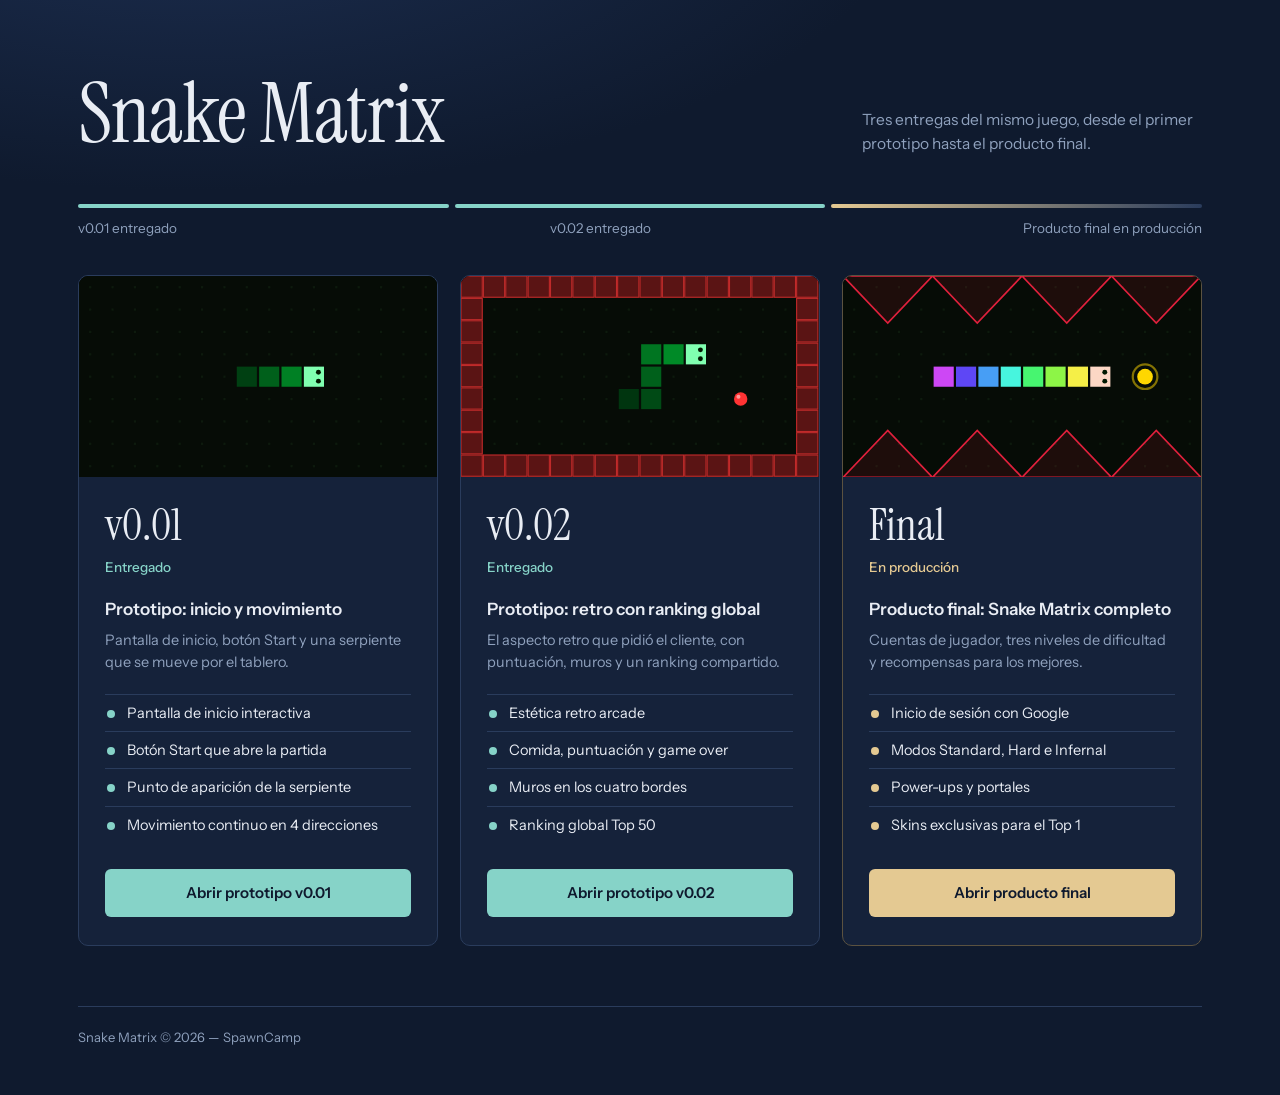
<file: Presentacion.html>
<!DOCTYPE html>
<html lang="es">
<head>
<meta charset="UTF-8"/>
<meta name="viewport" content="width=device-width, initial-scale=1.0"/>
<title>Snake Matrix — Entregas del proyecto</title>
<link rel="preconnect" href="https://fonts.googleapis.com"/>
<link href="https://fonts.googleapis.com/css2?family=Instrument+Sans:wght@400;500;600&family=Instrument+Serif&display=swap" rel="stylesheet"/>
<style>
:root{
  --bg:#0f1a2e; --panel:#15223a; --line:#2a3c5c; --text:#e9edf4; --muted:#8fa1bd;
  --glass:#86d3c8; --sand:#e4c992;
  --serif:'Instrument Serif',Georgia,serif; --sans:'Instrument Sans',system-ui,sans-serif;
}
*{margin:0;padding:0;box-sizing:border-box}
body{font-family:var(--sans);color:var(--text);min-height:100vh;line-height:1.55;
  background:radial-gradient(1200px 500px at 15% -10%,#1c2e50 0%,transparent 60%),var(--bg)}
.wrap{max-width:1180px;margin:0 auto;padding:72px 28px 48px}
header{display:grid;grid-template-columns:1fr auto;gap:32px;align-items:end;margin-bottom:48px}
h1{font-family:var(--serif);font-weight:400;font-size:clamp(44px,7vw,84px);line-height:1;letter-spacing:-.01em}
header p{color:var(--muted);max-width:340px;font-size:15.5px}

/* Progreso: 2 de 3 entregas cerradas */
.progress{margin-bottom:36px}
.bar{display:grid;grid-template-columns:repeat(3,1fr);gap:6px}
.bar i{display:block;height:4px;border-radius:2px;background:var(--line)}
.bar i.on{background:var(--glass)}
.bar i.now{background:linear-gradient(90deg,var(--sand),var(--line))}
.legend{display:flex;justify-content:space-between;margin-top:10px;font-size:13.5px;color:var(--muted)}

.grid{display:grid;grid-template-columns:repeat(3,1fr);gap:22px}
.card{display:flex;flex-direction:column;background:var(--panel);border:1px solid var(--line);border-radius:10px;overflow:hidden;
  transition:border-color .2s,transform .2s}
.card:hover{border-color:var(--glass);transform:translateY(-3px)}
.thumb{aspect-ratio:16/9;background:#060c06}
.thumb svg{display:block;width:100%;height:100%}
.body{padding:26px 26px 28px;display:flex;flex-direction:column;flex:1}
.ver{font-family:var(--serif);font-size:44px;line-height:1;color:var(--text)}
.status{margin-top:10px;font-size:13.5px;color:var(--glass);font-weight:500}
.final .status{color:var(--sand)}
h2{margin-top:18px;font-size:17px;font-weight:600}
.desc{margin-top:6px;color:var(--muted);font-size:14.5px}
ul{list-style:none;margin:20px 0 26px}
li{position:relative;padding:7px 0 7px 22px;font-size:14.5px;border-top:1px solid var(--line)}
li::before{content:"";position:absolute;left:2px;top:15px;width:8px;height:8px;border-radius:50%;background:var(--glass)}
.final li::before{background:var(--sand)}
.btn{margin-top:auto;text-decoration:none;text-align:center;font-weight:600;font-size:15px;color:var(--bg);
  background:var(--glass);padding:12px 20px;border-radius:6px;transition:filter .15s}
.final .btn{background:var(--sand)}
.btn:hover{filter:brightness(1.1)}
.btn:focus-visible{outline:3px solid #fff;outline-offset:3px}
.final{border-color:#5b5240}

footer{margin-top:60px;padding-top:20px;border-top:1px solid var(--line);font-size:13px;color:var(--muted)}

@media (max-width:900px){
  .grid{grid-template-columns:1fr}
  header{grid-template-columns:1fr}
}
@media (prefers-reduced-motion:reduce){.card{transition:none}.card:hover{transform:none}}
</style>
</head>
<body>
<div class="wrap">
  <header>
    <h1>Snake Matrix</h1>
    <p>Tres entregas del mismo juego, desde el primer prototipo hasta el producto final.</p>
  </header>

  <div class="progress">
    <div class="bar"><i class="on"></i><i class="on"></i><i class="now"></i></div>
    <div class="legend"><span>v0.01 entregado</span><span>v0.02 entregado</span><span>Producto final en producción</span></div>
  </div>

  <main class="grid">
    <!-- Cambia los href por las rutas reales de tu repositorio -->
    <article class="card">
      <div class="thumb"><svg viewBox="0 0 320 180" xmlns="http://www.w3.org/2000/svg" role="img" aria-hidden="true" preserveAspectRatio="xMidYMid slice"><rect width="320" height="180" fill="#060c06"/><rect x="9" y="9" width="2" height="2" fill="#0d1a0d"/><rect x="9" y="29" width="2" height="2" fill="#0d1a0d"/><rect x="9" y="49" width="2" height="2" fill="#0d1a0d"/><rect x="9" y="69" width="2" height="2" fill="#0d1a0d"/><rect x="9" y="89" width="2" height="2" fill="#0d1a0d"/><rect x="9" y="109" width="2" height="2" fill="#0d1a0d"/><rect x="9" y="129" width="2" height="2" fill="#0d1a0d"/><rect x="9" y="149" width="2" height="2" fill="#0d1a0d"/><rect x="9" y="169" width="2" height="2" fill="#0d1a0d"/><rect x="29" y="9" width="2" height="2" fill="#0d1a0d"/><rect x="29" y="29" width="2" height="2" fill="#0d1a0d"/><rect x="29" y="49" width="2" height="2" fill="#0d1a0d"/><rect x="29" y="69" width="2" height="2" fill="#0d1a0d"/><rect x="29" y="89" width="2" height="2" fill="#0d1a0d"/><rect x="29" y="109" width="2" height="2" fill="#0d1a0d"/><rect x="29" y="129" width="2" height="2" fill="#0d1a0d"/><rect x="29" y="149" width="2" height="2" fill="#0d1a0d"/><rect x="29" y="169" width="2" height="2" fill="#0d1a0d"/><rect x="49" y="9" width="2" height="2" fill="#0d1a0d"/><rect x="49" y="29" width="2" height="2" fill="#0d1a0d"/><rect x="49" y="49" width="2" height="2" fill="#0d1a0d"/><rect x="49" y="69" width="2" height="2" fill="#0d1a0d"/><rect x="49" y="89" width="2" height="2" fill="#0d1a0d"/><rect x="49" y="109" width="2" height="2" fill="#0d1a0d"/><rect x="49" y="129" width="2" height="2" fill="#0d1a0d"/><rect x="49" y="149" width="2" height="2" fill="#0d1a0d"/><rect x="49" y="169" width="2" height="2" fill="#0d1a0d"/><rect x="69" y="9" width="2" height="2" fill="#0d1a0d"/><rect x="69" y="29" width="2" height="2" fill="#0d1a0d"/><rect x="69" y="49" width="2" height="2" fill="#0d1a0d"/><rect x="69" y="69" width="2" height="2" fill="#0d1a0d"/><rect x="69" y="89" width="2" height="2" fill="#0d1a0d"/><rect x="69" y="109" width="2" height="2" fill="#0d1a0d"/><rect x="69" y="129" width="2" height="2" fill="#0d1a0d"/><rect x="69" y="149" width="2" height="2" fill="#0d1a0d"/><rect x="69" y="169" width="2" height="2" fill="#0d1a0d"/><rect x="89" y="9" width="2" height="2" fill="#0d1a0d"/><rect x="89" y="29" width="2" height="2" fill="#0d1a0d"/><rect x="89" y="49" width="2" height="2" fill="#0d1a0d"/><rect x="89" y="69" width="2" height="2" fill="#0d1a0d"/><rect x="89" y="89" width="2" height="2" fill="#0d1a0d"/><rect x="89" y="109" width="2" height="2" fill="#0d1a0d"/><rect x="89" y="129" width="2" height="2" fill="#0d1a0d"/><rect x="89" y="149" width="2" height="2" fill="#0d1a0d"/><rect x="89" y="169" width="2" height="2" fill="#0d1a0d"/><rect x="109" y="9" width="2" height="2" fill="#0d1a0d"/><rect x="109" y="29" width="2" height="2" fill="#0d1a0d"/><rect x="109" y="49" width="2" height="2" fill="#0d1a0d"/><rect x="109" y="69" width="2" height="2" fill="#0d1a0d"/><rect x="109" y="89" width="2" height="2" fill="#0d1a0d"/><rect x="109" y="109" width="2" height="2" fill="#0d1a0d"/><rect x="109" y="129" width="2" height="2" fill="#0d1a0d"/><rect x="109" y="149" width="2" height="2" fill="#0d1a0d"/><rect x="109" y="169" width="2" height="2" fill="#0d1a0d"/><rect x="129" y="9" width="2" height="2" fill="#0d1a0d"/><rect x="129" y="29" width="2" height="2" fill="#0d1a0d"/><rect x="129" y="49" width="2" height="2" fill="#0d1a0d"/><rect x="129" y="69" width="2" height="2" fill="#0d1a0d"/><rect x="129" y="89" width="2" height="2" fill="#0d1a0d"/><rect x="129" y="109" width="2" height="2" fill="#0d1a0d"/><rect x="129" y="129" width="2" height="2" fill="#0d1a0d"/><rect x="129" y="149" width="2" height="2" fill="#0d1a0d"/><rect x="129" y="169" width="2" height="2" fill="#0d1a0d"/><rect x="149" y="9" width="2" height="2" fill="#0d1a0d"/><rect x="149" y="29" width="2" height="2" fill="#0d1a0d"/><rect x="149" y="49" width="2" height="2" fill="#0d1a0d"/><rect x="149" y="69" width="2" height="2" fill="#0d1a0d"/><rect x="149" y="89" width="2" height="2" fill="#0d1a0d"/><rect x="149" y="109" width="2" height="2" fill="#0d1a0d"/><rect x="149" y="129" width="2" height="2" fill="#0d1a0d"/><rect x="149" y="149" width="2" height="2" fill="#0d1a0d"/><rect x="149" y="169" width="2" height="2" fill="#0d1a0d"/><rect x="169" y="9" width="2" height="2" fill="#0d1a0d"/><rect x="169" y="29" width="2" height="2" fill="#0d1a0d"/><rect x="169" y="49" width="2" height="2" fill="#0d1a0d"/><rect x="169" y="69" width="2" height="2" fill="#0d1a0d"/><rect x="169" y="89" width="2" height="2" fill="#0d1a0d"/><rect x="169" y="109" width="2" height="2" fill="#0d1a0d"/><rect x="169" y="129" width="2" height="2" fill="#0d1a0d"/><rect x="169" y="149" width="2" height="2" fill="#0d1a0d"/><rect x="169" y="169" width="2" height="2" fill="#0d1a0d"/><rect x="189" y="9" width="2" height="2" fill="#0d1a0d"/><rect x="189" y="29" width="2" height="2" fill="#0d1a0d"/><rect x="189" y="49" width="2" height="2" fill="#0d1a0d"/><rect x="189" y="69" width="2" height="2" fill="#0d1a0d"/><rect x="189" y="89" width="2" height="2" fill="#0d1a0d"/><rect x="189" y="109" width="2" height="2" fill="#0d1a0d"/><rect x="189" y="129" width="2" height="2" fill="#0d1a0d"/><rect x="189" y="149" width="2" height="2" fill="#0d1a0d"/><rect x="189" y="169" width="2" height="2" fill="#0d1a0d"/><rect x="209" y="9" width="2" height="2" fill="#0d1a0d"/><rect x="209" y="29" width="2" height="2" fill="#0d1a0d"/><rect x="209" y="49" width="2" height="2" fill="#0d1a0d"/><rect x="209" y="69" width="2" height="2" fill="#0d1a0d"/><rect x="209" y="89" width="2" height="2" fill="#0d1a0d"/><rect x="209" y="109" width="2" height="2" fill="#0d1a0d"/><rect x="209" y="129" width="2" height="2" fill="#0d1a0d"/><rect x="209" y="149" width="2" height="2" fill="#0d1a0d"/><rect x="209" y="169" width="2" height="2" fill="#0d1a0d"/><rect x="229" y="9" width="2" height="2" fill="#0d1a0d"/><rect x="229" y="29" width="2" height="2" fill="#0d1a0d"/><rect x="229" y="49" width="2" height="2" fill="#0d1a0d"/><rect x="229" y="69" width="2" height="2" fill="#0d1a0d"/><rect x="229" y="89" width="2" height="2" fill="#0d1a0d"/><rect x="229" y="109" width="2" height="2" fill="#0d1a0d"/><rect x="229" y="129" width="2" height="2" fill="#0d1a0d"/><rect x="229" y="149" width="2" height="2" fill="#0d1a0d"/><rect x="229" y="169" width="2" height="2" fill="#0d1a0d"/><rect x="249" y="9" width="2" height="2" fill="#0d1a0d"/><rect x="249" y="29" width="2" height="2" fill="#0d1a0d"/><rect x="249" y="49" width="2" height="2" fill="#0d1a0d"/><rect x="249" y="69" width="2" height="2" fill="#0d1a0d"/><rect x="249" y="89" width="2" height="2" fill="#0d1a0d"/><rect x="249" y="109" width="2" height="2" fill="#0d1a0d"/><rect x="249" y="129" width="2" height="2" fill="#0d1a0d"/><rect x="249" y="149" width="2" height="2" fill="#0d1a0d"/><rect x="249" y="169" width="2" height="2" fill="#0d1a0d"/><rect x="269" y="9" width="2" height="2" fill="#0d1a0d"/><rect x="269" y="29" width="2" height="2" fill="#0d1a0d"/><rect x="269" y="49" width="2" height="2" fill="#0d1a0d"/><rect x="269" y="69" width="2" height="2" fill="#0d1a0d"/><rect x="269" y="89" width="2" height="2" fill="#0d1a0d"/><rect x="269" y="109" width="2" height="2" fill="#0d1a0d"/><rect x="269" y="129" width="2" height="2" fill="#0d1a0d"/><rect x="269" y="149" width="2" height="2" fill="#0d1a0d"/><rect x="269" y="169" width="2" height="2" fill="#0d1a0d"/><rect x="289" y="9" width="2" height="2" fill="#0d1a0d"/><rect x="289" y="29" width="2" height="2" fill="#0d1a0d"/><rect x="289" y="49" width="2" height="2" fill="#0d1a0d"/><rect x="289" y="69" width="2" height="2" fill="#0d1a0d"/><rect x="289" y="89" width="2" height="2" fill="#0d1a0d"/><rect x="289" y="109" width="2" height="2" fill="#0d1a0d"/><rect x="289" y="129" width="2" height="2" fill="#0d1a0d"/><rect x="289" y="149" width="2" height="2" fill="#0d1a0d"/><rect x="289" y="169" width="2" height="2" fill="#0d1a0d"/><rect x="309" y="9" width="2" height="2" fill="#0d1a0d"/><rect x="309" y="29" width="2" height="2" fill="#0d1a0d"/><rect x="309" y="49" width="2" height="2" fill="#0d1a0d"/><rect x="309" y="69" width="2" height="2" fill="#0d1a0d"/><rect x="309" y="89" width="2" height="2" fill="#0d1a0d"/><rect x="309" y="109" width="2" height="2" fill="#0d1a0d"/><rect x="309" y="129" width="2" height="2" fill="#0d1a0d"/><rect x="309" y="149" width="2" height="2" fill="#0d1a0d"/><rect x="309" y="169" width="2" height="2" fill="#0d1a0d"/><rect x="201" y="81" width="18" height="18" fill="#80ffb0"/><rect x="181" y="81" width="18" height="18" fill="rgb(0,128,36)"/><rect x="161" y="81" width="18" height="18" fill="rgb(0,96,27)"/><rect x="141" y="81" width="18" height="18" fill="rgb(0,64,18)"/><circle cx="214" cy="86" r="2.2" fill="#001800"/><circle cx="214" cy="94" r="2.2" fill="#001800"/></svg></div>
      <div class="body">
        <div class="ver">v0.01</div>
        <div class="status">Entregado</div>
        <h2>Prototipo: inicio y movimiento</h2>
        <p class="desc">Pantalla de inicio, botón Start y una serpiente que se mueve por el tablero.</p>
        <ul>
          <li>Pantalla de inicio interactiva</li>
          <li>Botón Start que abre la partida</li>
          <li>Punto de aparición de la serpiente</li>
          <li>Movimiento continuo en 4 direcciones</li>
        </ul>
        <a class="btn" href="prototipo-v0.01/index.html">Abrir prototipo v0.01</a>
      </div>
    </article>

    <article class="card">
      <div class="thumb"><svg viewBox="0 0 320 180" xmlns="http://www.w3.org/2000/svg" role="img" aria-hidden="true" preserveAspectRatio="xMidYMid slice"><rect width="320" height="180" fill="#060c06"/><rect x="9" y="9" width="2" height="2" fill="#0d1a0d"/><rect x="9" y="29" width="2" height="2" fill="#0d1a0d"/><rect x="9" y="49" width="2" height="2" fill="#0d1a0d"/><rect x="9" y="69" width="2" height="2" fill="#0d1a0d"/><rect x="9" y="89" width="2" height="2" fill="#0d1a0d"/><rect x="9" y="109" width="2" height="2" fill="#0d1a0d"/><rect x="9" y="129" width="2" height="2" fill="#0d1a0d"/><rect x="9" y="149" width="2" height="2" fill="#0d1a0d"/><rect x="9" y="169" width="2" height="2" fill="#0d1a0d"/><rect x="29" y="9" width="2" height="2" fill="#0d1a0d"/><rect x="29" y="29" width="2" height="2" fill="#0d1a0d"/><rect x="29" y="49" width="2" height="2" fill="#0d1a0d"/><rect x="29" y="69" width="2" height="2" fill="#0d1a0d"/><rect x="29" y="89" width="2" height="2" fill="#0d1a0d"/><rect x="29" y="109" width="2" height="2" fill="#0d1a0d"/><rect x="29" y="129" width="2" height="2" fill="#0d1a0d"/><rect x="29" y="149" width="2" height="2" fill="#0d1a0d"/><rect x="29" y="169" width="2" height="2" fill="#0d1a0d"/><rect x="49" y="9" width="2" height="2" fill="#0d1a0d"/><rect x="49" y="29" width="2" height="2" fill="#0d1a0d"/><rect x="49" y="49" width="2" height="2" fill="#0d1a0d"/><rect x="49" y="69" width="2" height="2" fill="#0d1a0d"/><rect x="49" y="89" width="2" height="2" fill="#0d1a0d"/><rect x="49" y="109" width="2" height="2" fill="#0d1a0d"/><rect x="49" y="129" width="2" height="2" fill="#0d1a0d"/><rect x="49" y="149" width="2" height="2" fill="#0d1a0d"/><rect x="49" y="169" width="2" height="2" fill="#0d1a0d"/><rect x="69" y="9" width="2" height="2" fill="#0d1a0d"/><rect x="69" y="29" width="2" height="2" fill="#0d1a0d"/><rect x="69" y="49" width="2" height="2" fill="#0d1a0d"/><rect x="69" y="69" width="2" height="2" fill="#0d1a0d"/><rect x="69" y="89" width="2" height="2" fill="#0d1a0d"/><rect x="69" y="109" width="2" height="2" fill="#0d1a0d"/><rect x="69" y="129" width="2" height="2" fill="#0d1a0d"/><rect x="69" y="149" width="2" height="2" fill="#0d1a0d"/><rect x="69" y="169" width="2" height="2" fill="#0d1a0d"/><rect x="89" y="9" width="2" height="2" fill="#0d1a0d"/><rect x="89" y="29" width="2" height="2" fill="#0d1a0d"/><rect x="89" y="49" width="2" height="2" fill="#0d1a0d"/><rect x="89" y="69" width="2" height="2" fill="#0d1a0d"/><rect x="89" y="89" width="2" height="2" fill="#0d1a0d"/><rect x="89" y="109" width="2" height="2" fill="#0d1a0d"/><rect x="89" y="129" width="2" height="2" fill="#0d1a0d"/><rect x="89" y="149" width="2" height="2" fill="#0d1a0d"/><rect x="89" y="169" width="2" height="2" fill="#0d1a0d"/><rect x="109" y="9" width="2" height="2" fill="#0d1a0d"/><rect x="109" y="29" width="2" height="2" fill="#0d1a0d"/><rect x="109" y="49" width="2" height="2" fill="#0d1a0d"/><rect x="109" y="69" width="2" height="2" fill="#0d1a0d"/><rect x="109" y="89" width="2" height="2" fill="#0d1a0d"/><rect x="109" y="109" width="2" height="2" fill="#0d1a0d"/><rect x="109" y="129" width="2" height="2" fill="#0d1a0d"/><rect x="109" y="149" width="2" height="2" fill="#0d1a0d"/><rect x="109" y="169" width="2" height="2" fill="#0d1a0d"/><rect x="129" y="9" width="2" height="2" fill="#0d1a0d"/><rect x="129" y="29" width="2" height="2" fill="#0d1a0d"/><rect x="129" y="49" width="2" height="2" fill="#0d1a0d"/><rect x="129" y="69" width="2" height="2" fill="#0d1a0d"/><rect x="129" y="89" width="2" height="2" fill="#0d1a0d"/><rect x="129" y="109" width="2" height="2" fill="#0d1a0d"/><rect x="129" y="129" width="2" height="2" fill="#0d1a0d"/><rect x="129" y="149" width="2" height="2" fill="#0d1a0d"/><rect x="129" y="169" width="2" height="2" fill="#0d1a0d"/><rect x="149" y="9" width="2" height="2" fill="#0d1a0d"/><rect x="149" y="29" width="2" height="2" fill="#0d1a0d"/><rect x="149" y="49" width="2" height="2" fill="#0d1a0d"/><rect x="149" y="69" width="2" height="2" fill="#0d1a0d"/><rect x="149" y="89" width="2" height="2" fill="#0d1a0d"/><rect x="149" y="109" width="2" height="2" fill="#0d1a0d"/><rect x="149" y="129" width="2" height="2" fill="#0d1a0d"/><rect x="149" y="149" width="2" height="2" fill="#0d1a0d"/><rect x="149" y="169" width="2" height="2" fill="#0d1a0d"/><rect x="169" y="9" width="2" height="2" fill="#0d1a0d"/><rect x="169" y="29" width="2" height="2" fill="#0d1a0d"/><rect x="169" y="49" width="2" height="2" fill="#0d1a0d"/><rect x="169" y="69" width="2" height="2" fill="#0d1a0d"/><rect x="169" y="89" width="2" height="2" fill="#0d1a0d"/><rect x="169" y="109" width="2" height="2" fill="#0d1a0d"/><rect x="169" y="129" width="2" height="2" fill="#0d1a0d"/><rect x="169" y="149" width="2" height="2" fill="#0d1a0d"/><rect x="169" y="169" width="2" height="2" fill="#0d1a0d"/><rect x="189" y="9" width="2" height="2" fill="#0d1a0d"/><rect x="189" y="29" width="2" height="2" fill="#0d1a0d"/><rect x="189" y="49" width="2" height="2" fill="#0d1a0d"/><rect x="189" y="69" width="2" height="2" fill="#0d1a0d"/><rect x="189" y="89" width="2" height="2" fill="#0d1a0d"/><rect x="189" y="109" width="2" height="2" fill="#0d1a0d"/><rect x="189" y="129" width="2" height="2" fill="#0d1a0d"/><rect x="189" y="149" width="2" height="2" fill="#0d1a0d"/><rect x="189" y="169" width="2" height="2" fill="#0d1a0d"/><rect x="209" y="9" width="2" height="2" fill="#0d1a0d"/><rect x="209" y="29" width="2" height="2" fill="#0d1a0d"/><rect x="209" y="49" width="2" height="2" fill="#0d1a0d"/><rect x="209" y="69" width="2" height="2" fill="#0d1a0d"/><rect x="209" y="89" width="2" height="2" fill="#0d1a0d"/><rect x="209" y="109" width="2" height="2" fill="#0d1a0d"/><rect x="209" y="129" width="2" height="2" fill="#0d1a0d"/><rect x="209" y="149" width="2" height="2" fill="#0d1a0d"/><rect x="209" y="169" width="2" height="2" fill="#0d1a0d"/><rect x="229" y="9" width="2" height="2" fill="#0d1a0d"/><rect x="229" y="29" width="2" height="2" fill="#0d1a0d"/><rect x="229" y="49" width="2" height="2" fill="#0d1a0d"/><rect x="229" y="69" width="2" height="2" fill="#0d1a0d"/><rect x="229" y="89" width="2" height="2" fill="#0d1a0d"/><rect x="229" y="109" width="2" height="2" fill="#0d1a0d"/><rect x="229" y="129" width="2" height="2" fill="#0d1a0d"/><rect x="229" y="149" width="2" height="2" fill="#0d1a0d"/><rect x="229" y="169" width="2" height="2" fill="#0d1a0d"/><rect x="249" y="9" width="2" height="2" fill="#0d1a0d"/><rect x="249" y="29" width="2" height="2" fill="#0d1a0d"/><rect x="249" y="49" width="2" height="2" fill="#0d1a0d"/><rect x="249" y="69" width="2" height="2" fill="#0d1a0d"/><rect x="249" y="89" width="2" height="2" fill="#0d1a0d"/><rect x="249" y="109" width="2" height="2" fill="#0d1a0d"/><rect x="249" y="129" width="2" height="2" fill="#0d1a0d"/><rect x="249" y="149" width="2" height="2" fill="#0d1a0d"/><rect x="249" y="169" width="2" height="2" fill="#0d1a0d"/><rect x="269" y="9" width="2" height="2" fill="#0d1a0d"/><rect x="269" y="29" width="2" height="2" fill="#0d1a0d"/><rect x="269" y="49" width="2" height="2" fill="#0d1a0d"/><rect x="269" y="69" width="2" height="2" fill="#0d1a0d"/><rect x="269" y="89" width="2" height="2" fill="#0d1a0d"/><rect x="269" y="109" width="2" height="2" fill="#0d1a0d"/><rect x="269" y="129" width="2" height="2" fill="#0d1a0d"/><rect x="269" y="149" width="2" height="2" fill="#0d1a0d"/><rect x="269" y="169" width="2" height="2" fill="#0d1a0d"/><rect x="289" y="9" width="2" height="2" fill="#0d1a0d"/><rect x="289" y="29" width="2" height="2" fill="#0d1a0d"/><rect x="289" y="49" width="2" height="2" fill="#0d1a0d"/><rect x="289" y="69" width="2" height="2" fill="#0d1a0d"/><rect x="289" y="89" width="2" height="2" fill="#0d1a0d"/><rect x="289" y="109" width="2" height="2" fill="#0d1a0d"/><rect x="289" y="129" width="2" height="2" fill="#0d1a0d"/><rect x="289" y="149" width="2" height="2" fill="#0d1a0d"/><rect x="289" y="169" width="2" height="2" fill="#0d1a0d"/><rect x="309" y="9" width="2" height="2" fill="#0d1a0d"/><rect x="309" y="29" width="2" height="2" fill="#0d1a0d"/><rect x="309" y="49" width="2" height="2" fill="#0d1a0d"/><rect x="309" y="69" width="2" height="2" fill="#0d1a0d"/><rect x="309" y="89" width="2" height="2" fill="#0d1a0d"/><rect x="309" y="109" width="2" height="2" fill="#0d1a0d"/><rect x="309" y="129" width="2" height="2" fill="#0d1a0d"/><rect x="309" y="149" width="2" height="2" fill="#0d1a0d"/><rect x="309" y="169" width="2" height="2" fill="#0d1a0d"/><rect x="0" y="0" width="19" height="19" fill="#5a1414" stroke="#c02a2a" stroke-width="1"/><rect x="20" y="0" width="19" height="19" fill="#5a1414" stroke="#c02a2a" stroke-width="1"/><rect x="40" y="0" width="19" height="19" fill="#5a1414" stroke="#c02a2a" stroke-width="1"/><rect x="60" y="0" width="19" height="19" fill="#5a1414" stroke="#c02a2a" stroke-width="1"/><rect x="80" y="0" width="19" height="19" fill="#5a1414" stroke="#c02a2a" stroke-width="1"/><rect x="100" y="0" width="19" height="19" fill="#5a1414" stroke="#c02a2a" stroke-width="1"/><rect x="120" y="0" width="19" height="19" fill="#5a1414" stroke="#c02a2a" stroke-width="1"/><rect x="140" y="0" width="19" height="19" fill="#5a1414" stroke="#c02a2a" stroke-width="1"/><rect x="160" y="0" width="19" height="19" fill="#5a1414" stroke="#c02a2a" stroke-width="1"/><rect x="180" y="0" width="19" height="19" fill="#5a1414" stroke="#c02a2a" stroke-width="1"/><rect x="200" y="0" width="19" height="19" fill="#5a1414" stroke="#c02a2a" stroke-width="1"/><rect x="220" y="0" width="19" height="19" fill="#5a1414" stroke="#c02a2a" stroke-width="1"/><rect x="240" y="0" width="19" height="19" fill="#5a1414" stroke="#c02a2a" stroke-width="1"/><rect x="260" y="0" width="19" height="19" fill="#5a1414" stroke="#c02a2a" stroke-width="1"/><rect x="280" y="0" width="19" height="19" fill="#5a1414" stroke="#c02a2a" stroke-width="1"/><rect x="300" y="0" width="19" height="19" fill="#5a1414" stroke="#c02a2a" stroke-width="1"/><rect x="0" y="160" width="19" height="19" fill="#5a1414" stroke="#c02a2a" stroke-width="1"/><rect x="20" y="160" width="19" height="19" fill="#5a1414" stroke="#c02a2a" stroke-width="1"/><rect x="40" y="160" width="19" height="19" fill="#5a1414" stroke="#c02a2a" stroke-width="1"/><rect x="60" y="160" width="19" height="19" fill="#5a1414" stroke="#c02a2a" stroke-width="1"/><rect x="80" y="160" width="19" height="19" fill="#5a1414" stroke="#c02a2a" stroke-width="1"/><rect x="100" y="160" width="19" height="19" fill="#5a1414" stroke="#c02a2a" stroke-width="1"/><rect x="120" y="160" width="19" height="19" fill="#5a1414" stroke="#c02a2a" stroke-width="1"/><rect x="140" y="160" width="19" height="19" fill="#5a1414" stroke="#c02a2a" stroke-width="1"/><rect x="160" y="160" width="19" height="19" fill="#5a1414" stroke="#c02a2a" stroke-width="1"/><rect x="180" y="160" width="19" height="19" fill="#5a1414" stroke="#c02a2a" stroke-width="1"/><rect x="200" y="160" width="19" height="19" fill="#5a1414" stroke="#c02a2a" stroke-width="1"/><rect x="220" y="160" width="19" height="19" fill="#5a1414" stroke="#c02a2a" stroke-width="1"/><rect x="240" y="160" width="19" height="19" fill="#5a1414" stroke="#c02a2a" stroke-width="1"/><rect x="260" y="160" width="19" height="19" fill="#5a1414" stroke="#c02a2a" stroke-width="1"/><rect x="280" y="160" width="19" height="19" fill="#5a1414" stroke="#c02a2a" stroke-width="1"/><rect x="300" y="160" width="19" height="19" fill="#5a1414" stroke="#c02a2a" stroke-width="1"/><rect x="0" y="20" width="19" height="19" fill="#5a1414" stroke="#c02a2a" stroke-width="1"/><rect x="0" y="40" width="19" height="19" fill="#5a1414" stroke="#c02a2a" stroke-width="1"/><rect x="0" y="60" width="19" height="19" fill="#5a1414" stroke="#c02a2a" stroke-width="1"/><rect x="0" y="80" width="19" height="19" fill="#5a1414" stroke="#c02a2a" stroke-width="1"/><rect x="0" y="100" width="19" height="19" fill="#5a1414" stroke="#c02a2a" stroke-width="1"/><rect x="0" y="120" width="19" height="19" fill="#5a1414" stroke="#c02a2a" stroke-width="1"/><rect x="0" y="140" width="19" height="19" fill="#5a1414" stroke="#c02a2a" stroke-width="1"/><rect x="300" y="20" width="19" height="19" fill="#5a1414" stroke="#c02a2a" stroke-width="1"/><rect x="300" y="40" width="19" height="19" fill="#5a1414" stroke="#c02a2a" stroke-width="1"/><rect x="300" y="60" width="19" height="19" fill="#5a1414" stroke="#c02a2a" stroke-width="1"/><rect x="300" y="80" width="19" height="19" fill="#5a1414" stroke="#c02a2a" stroke-width="1"/><rect x="300" y="100" width="19" height="19" fill="#5a1414" stroke="#c02a2a" stroke-width="1"/><rect x="300" y="120" width="19" height="19" fill="#5a1414" stroke="#c02a2a" stroke-width="1"/><rect x="300" y="140" width="19" height="19" fill="#5a1414" stroke="#c02a2a" stroke-width="1"/><circle cx="250" cy="110" r="6" fill="#ff3333"/><circle cx="248" cy="108" r="1.8" fill="#ff9999"/><rect x="201" y="61" width="18" height="18" fill="#80ffb0"/><rect x="181" y="61" width="18" height="18" fill="rgb(0,138,39)"/><rect x="161" y="61" width="18" height="18" fill="rgb(0,117,33)"/><rect x="161" y="81" width="18" height="18" fill="rgb(0,96,27)"/><rect x="161" y="101" width="18" height="18" fill="rgb(0,74,21)"/><rect x="141" y="101" width="18" height="18" fill="rgb(0,53,15)"/><circle cx="214" cy="66" r="2.2" fill="#001800"/><circle cx="214" cy="74" r="2.2" fill="#001800"/></svg></div>
      <div class="body">
        <div class="ver">v0.02</div>
        <div class="status">Entregado</div>
        <h2>Prototipo: retro con ranking global</h2>
        <p class="desc">El aspecto retro que pidió el cliente, con puntuación, muros y un ranking compartido.</p>
        <ul>
          <li>Estética retro arcade</li>
          <li>Comida, puntuación y game over</li>
          <li>Muros en los cuatro bordes</li>
          <li>Ranking global Top 50</li>
        </ul>
        <a class="btn" href="prototipo-v0.02/index.html">Abrir prototipo v0.02</a>
      </div>
    </article>

    <article class="card final">
      <div class="thumb"><svg viewBox="0 0 320 180" xmlns="http://www.w3.org/2000/svg" role="img" aria-hidden="true" preserveAspectRatio="xMidYMid slice"><rect width="320" height="180" fill="#060c06"/><rect x="9" y="9" width="2" height="2" fill="#0d1a0d"/><rect x="9" y="29" width="2" height="2" fill="#0d1a0d"/><rect x="9" y="49" width="2" height="2" fill="#0d1a0d"/><rect x="9" y="69" width="2" height="2" fill="#0d1a0d"/><rect x="9" y="89" width="2" height="2" fill="#0d1a0d"/><rect x="9" y="109" width="2" height="2" fill="#0d1a0d"/><rect x="9" y="129" width="2" height="2" fill="#0d1a0d"/><rect x="9" y="149" width="2" height="2" fill="#0d1a0d"/><rect x="9" y="169" width="2" height="2" fill="#0d1a0d"/><rect x="29" y="9" width="2" height="2" fill="#0d1a0d"/><rect x="29" y="29" width="2" height="2" fill="#0d1a0d"/><rect x="29" y="49" width="2" height="2" fill="#0d1a0d"/><rect x="29" y="69" width="2" height="2" fill="#0d1a0d"/><rect x="29" y="89" width="2" height="2" fill="#0d1a0d"/><rect x="29" y="109" width="2" height="2" fill="#0d1a0d"/><rect x="29" y="129" width="2" height="2" fill="#0d1a0d"/><rect x="29" y="149" width="2" height="2" fill="#0d1a0d"/><rect x="29" y="169" width="2" height="2" fill="#0d1a0d"/><rect x="49" y="9" width="2" height="2" fill="#0d1a0d"/><rect x="49" y="29" width="2" height="2" fill="#0d1a0d"/><rect x="49" y="49" width="2" height="2" fill="#0d1a0d"/><rect x="49" y="69" width="2" height="2" fill="#0d1a0d"/><rect x="49" y="89" width="2" height="2" fill="#0d1a0d"/><rect x="49" y="109" width="2" height="2" fill="#0d1a0d"/><rect x="49" y="129" width="2" height="2" fill="#0d1a0d"/><rect x="49" y="149" width="2" height="2" fill="#0d1a0d"/><rect x="49" y="169" width="2" height="2" fill="#0d1a0d"/><rect x="69" y="9" width="2" height="2" fill="#0d1a0d"/><rect x="69" y="29" width="2" height="2" fill="#0d1a0d"/><rect x="69" y="49" width="2" height="2" fill="#0d1a0d"/><rect x="69" y="69" width="2" height="2" fill="#0d1a0d"/><rect x="69" y="89" width="2" height="2" fill="#0d1a0d"/><rect x="69" y="109" width="2" height="2" fill="#0d1a0d"/><rect x="69" y="129" width="2" height="2" fill="#0d1a0d"/><rect x="69" y="149" width="2" height="2" fill="#0d1a0d"/><rect x="69" y="169" width="2" height="2" fill="#0d1a0d"/><rect x="89" y="9" width="2" height="2" fill="#0d1a0d"/><rect x="89" y="29" width="2" height="2" fill="#0d1a0d"/><rect x="89" y="49" width="2" height="2" fill="#0d1a0d"/><rect x="89" y="69" width="2" height="2" fill="#0d1a0d"/><rect x="89" y="89" width="2" height="2" fill="#0d1a0d"/><rect x="89" y="109" width="2" height="2" fill="#0d1a0d"/><rect x="89" y="129" width="2" height="2" fill="#0d1a0d"/><rect x="89" y="149" width="2" height="2" fill="#0d1a0d"/><rect x="89" y="169" width="2" height="2" fill="#0d1a0d"/><rect x="109" y="9" width="2" height="2" fill="#0d1a0d"/><rect x="109" y="29" width="2" height="2" fill="#0d1a0d"/><rect x="109" y="49" width="2" height="2" fill="#0d1a0d"/><rect x="109" y="69" width="2" height="2" fill="#0d1a0d"/><rect x="109" y="89" width="2" height="2" fill="#0d1a0d"/><rect x="109" y="109" width="2" height="2" fill="#0d1a0d"/><rect x="109" y="129" width="2" height="2" fill="#0d1a0d"/><rect x="109" y="149" width="2" height="2" fill="#0d1a0d"/><rect x="109" y="169" width="2" height="2" fill="#0d1a0d"/><rect x="129" y="9" width="2" height="2" fill="#0d1a0d"/><rect x="129" y="29" width="2" height="2" fill="#0d1a0d"/><rect x="129" y="49" width="2" height="2" fill="#0d1a0d"/><rect x="129" y="69" width="2" height="2" fill="#0d1a0d"/><rect x="129" y="89" width="2" height="2" fill="#0d1a0d"/><rect x="129" y="109" width="2" height="2" fill="#0d1a0d"/><rect x="129" y="129" width="2" height="2" fill="#0d1a0d"/><rect x="129" y="149" width="2" height="2" fill="#0d1a0d"/><rect x="129" y="169" width="2" height="2" fill="#0d1a0d"/><rect x="149" y="9" width="2" height="2" fill="#0d1a0d"/><rect x="149" y="29" width="2" height="2" fill="#0d1a0d"/><rect x="149" y="49" width="2" height="2" fill="#0d1a0d"/><rect x="149" y="69" width="2" height="2" fill="#0d1a0d"/><rect x="149" y="89" width="2" height="2" fill="#0d1a0d"/><rect x="149" y="109" width="2" height="2" fill="#0d1a0d"/><rect x="149" y="129" width="2" height="2" fill="#0d1a0d"/><rect x="149" y="149" width="2" height="2" fill="#0d1a0d"/><rect x="149" y="169" width="2" height="2" fill="#0d1a0d"/><rect x="169" y="9" width="2" height="2" fill="#0d1a0d"/><rect x="169" y="29" width="2" height="2" fill="#0d1a0d"/><rect x="169" y="49" width="2" height="2" fill="#0d1a0d"/><rect x="169" y="69" width="2" height="2" fill="#0d1a0d"/><rect x="169" y="89" width="2" height="2" fill="#0d1a0d"/><rect x="169" y="109" width="2" height="2" fill="#0d1a0d"/><rect x="169" y="129" width="2" height="2" fill="#0d1a0d"/><rect x="169" y="149" width="2" height="2" fill="#0d1a0d"/><rect x="169" y="169" width="2" height="2" fill="#0d1a0d"/><rect x="189" y="9" width="2" height="2" fill="#0d1a0d"/><rect x="189" y="29" width="2" height="2" fill="#0d1a0d"/><rect x="189" y="49" width="2" height="2" fill="#0d1a0d"/><rect x="189" y="69" width="2" height="2" fill="#0d1a0d"/><rect x="189" y="89" width="2" height="2" fill="#0d1a0d"/><rect x="189" y="109" width="2" height="2" fill="#0d1a0d"/><rect x="189" y="129" width="2" height="2" fill="#0d1a0d"/><rect x="189" y="149" width="2" height="2" fill="#0d1a0d"/><rect x="189" y="169" width="2" height="2" fill="#0d1a0d"/><rect x="209" y="9" width="2" height="2" fill="#0d1a0d"/><rect x="209" y="29" width="2" height="2" fill="#0d1a0d"/><rect x="209" y="49" width="2" height="2" fill="#0d1a0d"/><rect x="209" y="69" width="2" height="2" fill="#0d1a0d"/><rect x="209" y="89" width="2" height="2" fill="#0d1a0d"/><rect x="209" y="109" width="2" height="2" fill="#0d1a0d"/><rect x="209" y="129" width="2" height="2" fill="#0d1a0d"/><rect x="209" y="149" width="2" height="2" fill="#0d1a0d"/><rect x="209" y="169" width="2" height="2" fill="#0d1a0d"/><rect x="229" y="9" width="2" height="2" fill="#0d1a0d"/><rect x="229" y="29" width="2" height="2" fill="#0d1a0d"/><rect x="229" y="49" width="2" height="2" fill="#0d1a0d"/><rect x="229" y="69" width="2" height="2" fill="#0d1a0d"/><rect x="229" y="89" width="2" height="2" fill="#0d1a0d"/><rect x="229" y="109" width="2" height="2" fill="#0d1a0d"/><rect x="229" y="129" width="2" height="2" fill="#0d1a0d"/><rect x="229" y="149" width="2" height="2" fill="#0d1a0d"/><rect x="229" y="169" width="2" height="2" fill="#0d1a0d"/><rect x="249" y="9" width="2" height="2" fill="#0d1a0d"/><rect x="249" y="29" width="2" height="2" fill="#0d1a0d"/><rect x="249" y="49" width="2" height="2" fill="#0d1a0d"/><rect x="249" y="69" width="2" height="2" fill="#0d1a0d"/><rect x="249" y="89" width="2" height="2" fill="#0d1a0d"/><rect x="249" y="109" width="2" height="2" fill="#0d1a0d"/><rect x="249" y="129" width="2" height="2" fill="#0d1a0d"/><rect x="249" y="149" width="2" height="2" fill="#0d1a0d"/><rect x="249" y="169" width="2" height="2" fill="#0d1a0d"/><rect x="269" y="9" width="2" height="2" fill="#0d1a0d"/><rect x="269" y="29" width="2" height="2" fill="#0d1a0d"/><rect x="269" y="49" width="2" height="2" fill="#0d1a0d"/><rect x="269" y="69" width="2" height="2" fill="#0d1a0d"/><rect x="269" y="89" width="2" height="2" fill="#0d1a0d"/><rect x="269" y="109" width="2" height="2" fill="#0d1a0d"/><rect x="269" y="129" width="2" height="2" fill="#0d1a0d"/><rect x="269" y="149" width="2" height="2" fill="#0d1a0d"/><rect x="269" y="169" width="2" height="2" fill="#0d1a0d"/><rect x="289" y="9" width="2" height="2" fill="#0d1a0d"/><rect x="289" y="29" width="2" height="2" fill="#0d1a0d"/><rect x="289" y="49" width="2" height="2" fill="#0d1a0d"/><rect x="289" y="69" width="2" height="2" fill="#0d1a0d"/><rect x="289" y="89" width="2" height="2" fill="#0d1a0d"/><rect x="289" y="109" width="2" height="2" fill="#0d1a0d"/><rect x="289" y="129" width="2" height="2" fill="#0d1a0d"/><rect x="289" y="149" width="2" height="2" fill="#0d1a0d"/><rect x="289" y="169" width="2" height="2" fill="#0d1a0d"/><rect x="309" y="9" width="2" height="2" fill="#0d1a0d"/><rect x="309" y="29" width="2" height="2" fill="#0d1a0d"/><rect x="309" y="49" width="2" height="2" fill="#0d1a0d"/><rect x="309" y="69" width="2" height="2" fill="#0d1a0d"/><rect x="309" y="89" width="2" height="2" fill="#0d1a0d"/><rect x="309" y="109" width="2" height="2" fill="#0d1a0d"/><rect x="309" y="129" width="2" height="2" fill="#0d1a0d"/><rect x="309" y="149" width="2" height="2" fill="#0d1a0d"/><rect x="309" y="169" width="2" height="2" fill="#0d1a0d"/><polygon points="0,0 40,42 80,0" fill="rgba(200,20,50,.12)" stroke="#e0203c" stroke-width="1.5"/><polygon points="0,180 40,138 80,180" fill="rgba(200,20,50,.12)" stroke="#e0203c" stroke-width="1.5"/><polygon points="80,0 120,42 160,0" fill="rgba(200,20,50,.12)" stroke="#e0203c" stroke-width="1.5"/><polygon points="80,180 120,138 160,180" fill="rgba(200,20,50,.12)" stroke="#e0203c" stroke-width="1.5"/><polygon points="160,0 200,42 240,0" fill="rgba(200,20,50,.12)" stroke="#e0203c" stroke-width="1.5"/><polygon points="160,180 200,138 240,180" fill="rgba(200,20,50,.12)" stroke="#e0203c" stroke-width="1.5"/><polygon points="240,0 280,42 320,0" fill="rgba(200,20,50,.12)" stroke="#e0203c" stroke-width="1.5"/><polygon points="240,180 280,138 320,180" fill="rgba(200,20,50,.12)" stroke="#e0203c" stroke-width="1.5"/><circle cx="270" cy="90" r="7" fill="#ffd700"/><circle cx="270" cy="90" r="11" fill="none" stroke="rgba(255,215,0,.5)" stroke-width="2"/><rect x="221" y="81" width="18" height="18" fill="hsl(20,90%,88%)"/><rect x="201" y="81" width="18" height="18" fill="hsl(58,90%,62%)"/><rect x="181" y="81" width="18" height="18" fill="hsl(96,90%,62%)"/><rect x="161" y="81" width="18" height="18" fill="hsl(134,90%,62%)"/><rect x="141" y="81" width="18" height="18" fill="hsl(172,90%,62%)"/><rect x="121" y="81" width="18" height="18" fill="hsl(210,90%,62%)"/><rect x="101" y="81" width="18" height="18" fill="hsl(248,90%,62%)"/><rect x="81" y="81" width="18" height="18" fill="hsl(286,90%,62%)"/><circle cx="234" cy="86" r="2.2" fill="#001800"/><circle cx="234" cy="94" r="2.2" fill="#001800"/></svg></div>
      <div class="body">
        <div class="ver">Final</div>
        <div class="status">En producción</div>
        <h2>Producto final: Snake Matrix completo</h2>
        <p class="desc">Cuentas de jugador, tres niveles de dificultad y recompensas para los mejores.</p>
        <ul>
          <li>Inicio de sesión con Google</li>
          <li>Modos Standard, Hard e Infernal</li>
          <li>Power-ups y portales</li>
          <li>Skins exclusivas para el Top 1</li>
        </ul>
        <a class="btn" href="producto-final/index.html">Abrir producto final</a>
      </div>
    </article>
  </main>

  <footer>Snake Matrix © 2026 — SpawnCamp</footer>
</div>
</body>
</html>
</file>
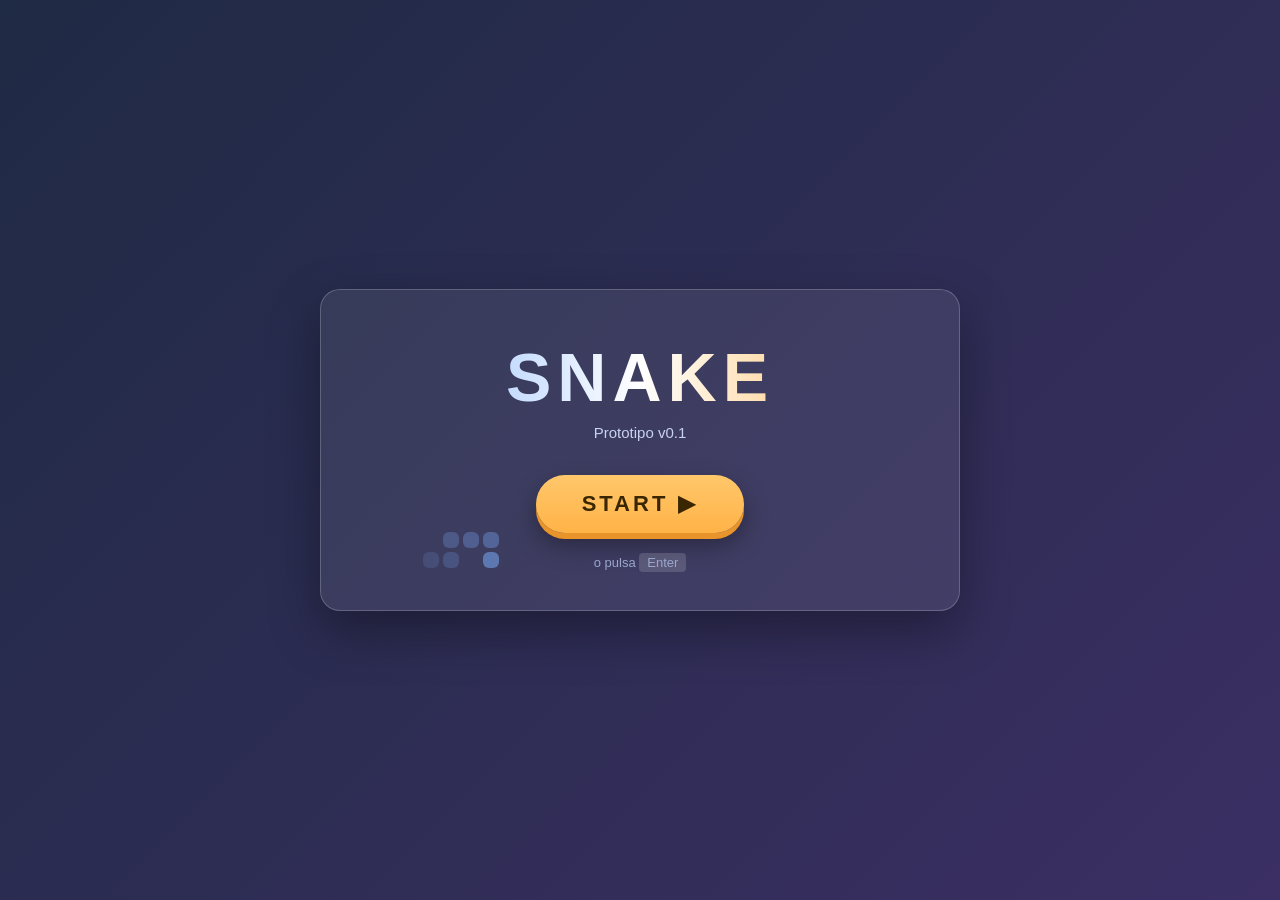
<file: Progamacion/snake-proto-v0.01.html>
<!DOCTYPE html>
<html lang="es">
<head>
<meta charset="UTF-8"/>
<meta name="viewport" content="width=device-width, initial-scale=1.0"/>
<title>Snake — Prototipo v0.1</title>
<style>
*{margin:0;padding:0;box-sizing:border-box}
:root{--bg1:#1f2a44;--bg2:#3b2f63;--accent:#ffb347;--accent-dark:#e8942a;--snake:#4674e9}
body{font-family:'Trebuchet MS',Arial,sans-serif;color:#fff;min-height:100vh;
  background:linear-gradient(135deg,var(--bg1),var(--bg2));
  display:flex;align-items:center;justify-content:center;padding:16px}
.screen{display:none;flex-direction:column;align-items:center;width:100%;max-width:640px}
.screen.active{display:flex}

/* ── Pantalla de inicio (Snake #7) ── */
.start-card{position:relative;overflow:hidden;width:100%;padding:48px 24px 40px;text-align:center;
  background:rgba(255,255,255,.08);border:1px solid rgba(255,255,255,.2);border-radius:20px;
  box-shadow:0 20px 50px rgba(0,0,0,.35)}
#deco-canvas{position:absolute;inset:0;width:100%;height:100%;opacity:.5;pointer-events:none}
.start-content{position:relative;z-index:1}
.logo{font-size:clamp(40px,10vw,68px);font-weight:900;letter-spacing:6px;
  background:linear-gradient(90deg,#7fb2ff,#ffffff,#ffb347);-webkit-background-clip:text;background-clip:text;
  -webkit-text-fill-color:transparent;animation:float 3s ease-in-out infinite}
@keyframes float{0%,100%{transform:translateY(0)}50%{transform:translateY(-8px)}}
.tagline{margin-top:8px;font-size:15px;color:#c9d2ee}

/* ── Botón Start (Snake #8) ── */
.btn-start{margin-top:34px;display:inline-flex;align-items:center;gap:10px;cursor:pointer;border:none;
  font-family:inherit;font-size:22px;font-weight:800;letter-spacing:3px;color:#3a2600;
  background:linear-gradient(180deg,#ffc76b,var(--accent));padding:16px 46px;border-radius:50px;
  box-shadow:0 6px 0 var(--accent-dark),0 12px 24px rgba(0,0,0,.35);
  transition:transform .12s,box-shadow .12s}
.btn-start:hover{transform:translateY(-2px);box-shadow:0 8px 0 var(--accent-dark),0 16px 28px rgba(0,0,0,.4)}
.btn-start:active{transform:translateY(5px);box-shadow:0 1px 0 var(--accent-dark),0 4px 10px rgba(0,0,0,.4)}
.btn-start .arrow{transition:transform .2s}
.btn-start:hover .arrow{transform:translateX(5px)}
.press{margin-top:22px;font-size:13px;color:#9aa6cc}

/* ── Escena de juego ── */
.game-card{background:rgba(255,255,255,.08);border:1px solid rgba(255,255,255,.2);border-radius:16px;padding:12px;
  box-shadow:0 20px 50px rgba(0,0,0,.35)}
#gameCanvas{display:block;border-radius:10px;max-width:100%;height:auto}
.hint{margin-top:14px;font-size:14px;color:#c9d2ee}
kbd{background:rgba(255,255,255,.15);border-radius:4px;padding:2px 8px;font-family:inherit}
</style>
</head>
<body>

<!-- ESCENA 1: INICIO -->
<div id="start-screen" class="screen active">
  <div class="start-card">
    <canvas id="deco-canvas"></canvas>
    <div class="start-content">
      <div class="logo">SNAKE</div>
      <div class="tagline">Prototipo v0.1</div>
      <button class="btn-start" onclick="startGame()">START <span class="arrow">▶</span></button>
      <div class="press">o pulsa <kbd>Enter</kbd></div>
    </div>
  </div>
</div>

<!-- ESCENA 2: JUEGO -->
<div id="game-screen" class="screen">
  <div class="game-card"><canvas id="gameCanvas"></canvas></div>
  <div class="hint">Muévete con <kbd>↑</kbd> <kbd>↓</kbd> <kbd>←</kbd> <kbd>→</kbd> o <kbd>W</kbd> <kbd>A</kbd> <kbd>S</kbd> <kbd>D</kbd></div>
</div>

<script>
var COLS = 28, ROWS = 22, CELL = 21;
var W = COLS * CELL, H = ROWS * CELL;
var SPEED = 150;

/* Snake #11 — spawn point */
var SPAWN = { x: 14, y: 11 };
var SPAWN_LEN = 3;

var DIRS = {
  ArrowUp:{x:0,y:-1}, ArrowDown:{x:0,y:1}, ArrowLeft:{x:-1,y:0}, ArrowRight:{x:1,y:0},
  w:{x:0,y:-1}, s:{x:0,y:1}, a:{x:-1,y:0}, d:{x:1,y:0},
  W:{x:0,y:-1}, S:{x:0,y:1}, A:{x:-1,y:0}, D:{x:1,y:0}
};

var currentScene = 'start';
var G = null;
var loopTimer = null;

function el(id){ return document.getElementById(id); }

/* Snake #9 — Start pasa a la escena de juego */
function showScene(name){
  currentScene = name;
  document.querySelectorAll('.screen').forEach(function(s){ s.classList.remove('active'); });
  el(name + '-screen').classList.add('active');
}

function startGame(){
  showScene('game');
  spawnSnake();
  draw();
  clearTimeout(loopTimer);
  loopTimer = setTimeout(tick, SPEED);
}

/* Snake #11 — spawn */
function spawnSnake(){
  var snake = [];
  for (var i = 0; i < SPAWN_LEN; i++) snake.push({ x: SPAWN.x - i, y: SPAWN.y });
  G = { snake: snake, dir: {x:1,y:0}, nextDir: {x:1,y:0} };
}

/* Snake #12 — movimiento continuo hacia delante */
function tick(){
  if (!G) return;
  G.dir = { x: G.nextDir.x, y: G.nextDir.y };
  var head = G.snake[0];
  var nx = (head.x + G.dir.x + COLS) % COLS;   // bordes provisionales: teletransportan
  var ny = (head.y + G.dir.y + ROWS) % ROWS;
  G.snake.unshift({ x: nx, y: ny });
  G.snake.pop();
  draw();
  loopTimer = setTimeout(tick, SPEED);
}

/* Snake #13 — movimiento en 4 direcciones */
document.addEventListener('keydown', function(e){
  if (currentScene === 'start' && e.key === 'Enter'){ startGame(); return; }
  if (currentScene !== 'game' || !G) return;
  var d = DIRS[e.key];
  if (!d) return;
  e.preventDefault();
  if (d.x === -G.dir.x && d.y === -G.dir.y) return;
  G.nextDir = d;
});

/* ── Dibujo del juego ── */
var canvas = el('gameCanvas');
canvas.width = W; canvas.height = H;
var ctx = canvas.getContext('2d');

function rr(c, x, y, w, h, r){
  c.beginPath();
  c.moveTo(x + r, y);
  c.arcTo(x + w, y, x + w, y + h, r);
  c.arcTo(x + w, y + h, x, y + h, r);
  c.arcTo(x, y + h, x, y, r);
  c.arcTo(x, y, x + w, y, r);
  c.closePath();
}

function drawSnake(c, snake, dir){
  snake.forEach(function(seg, i){
    c.fillStyle = i === 0 ? '#2f56c4' : '#4674e9';
    rr(c, seg.x*CELL + 1, seg.y*CELL + 1, CELL - 2, CELL - 2, 6);
    c.fill();
  });
  // ojos
  var h = snake[0];
  var cx = h.x*CELL + CELL/2, cy = h.y*CELL + CELL/2;
  var ex = dir.x, ey = dir.y, off = CELL*0.22, fwd = CELL*0.15;
  [[cx + ey*off + ex*fwd, cy + ex*off + ey*fwd],
   [cx - ey*off + ex*fwd, cy - ex*off + ey*fwd]].forEach(function(p){
    c.fillStyle = '#fff'; c.beginPath(); c.arc(p[0], p[1], 3.2, 0, Math.PI*2); c.fill();
    c.fillStyle = '#111'; c.beginPath(); c.arc(p[0] + ex*1, p[1] + ey*1, 1.5, 0, Math.PI*2); c.fill();
  });
}

function draw(){
  // tablero a cuadros
  for (var x = 0; x < COLS; x++)
    for (var y = 0; y < ROWS; y++){
      ctx.fillStyle = (x + y) % 2 === 0 ? '#aad751' : '#a2d149';
      ctx.fillRect(x*CELL, y*CELL, CELL, CELL);
    }
  drawSnake(ctx, G.snake, G.dir);
}

/* ── Decoración pantalla de inicio: serpiente que pasea sola (Snake #7) ── */
(function(){
  var dc = el('deco-canvas'), d = dc.getContext('2d');
  var cell = 20, cols, rows, s, dir;
  function init(){
    dc.width = dc.offsetWidth; dc.height = dc.offsetHeight;
    cols = Math.floor(dc.width / cell); rows = Math.floor(dc.height / cell);
    s = []; dir = {x:1,y:0};
    for (var i = 0; i < 6; i++) s.push({x: 3 - i, y: rows - 3});
  }
  init();
  window.addEventListener('resize', init);
  setInterval(function(){
    if (currentScene !== 'start') return;
    if (Math.random() < 0.18){
      var opts = dir.x !== 0 ? [{x:0,y:-1},{x:0,y:1}] : [{x:-1,y:0},{x:1,y:0}];
      dir = opts[Math.floor(Math.random()*2)];
    }
    var h = s[0];
    s.unshift({x:(h.x + dir.x + cols) % cols, y:(h.y + dir.y + rows) % rows});
    s.pop();
    d.clearRect(0, 0, dc.width, dc.height);
    s.forEach(function(seg, i){
      d.fillStyle = i === 0 ? '#7fb2ff' : 'rgba(127,178,255,' + (0.8 - i*0.1) + ')';
      rr(d, seg.x*cell + 2, seg.y*cell + 2, cell - 4, cell - 4, 6); d.fill();
    });
  }, 140);
})();
</script>
</body>
</html>
</file>
